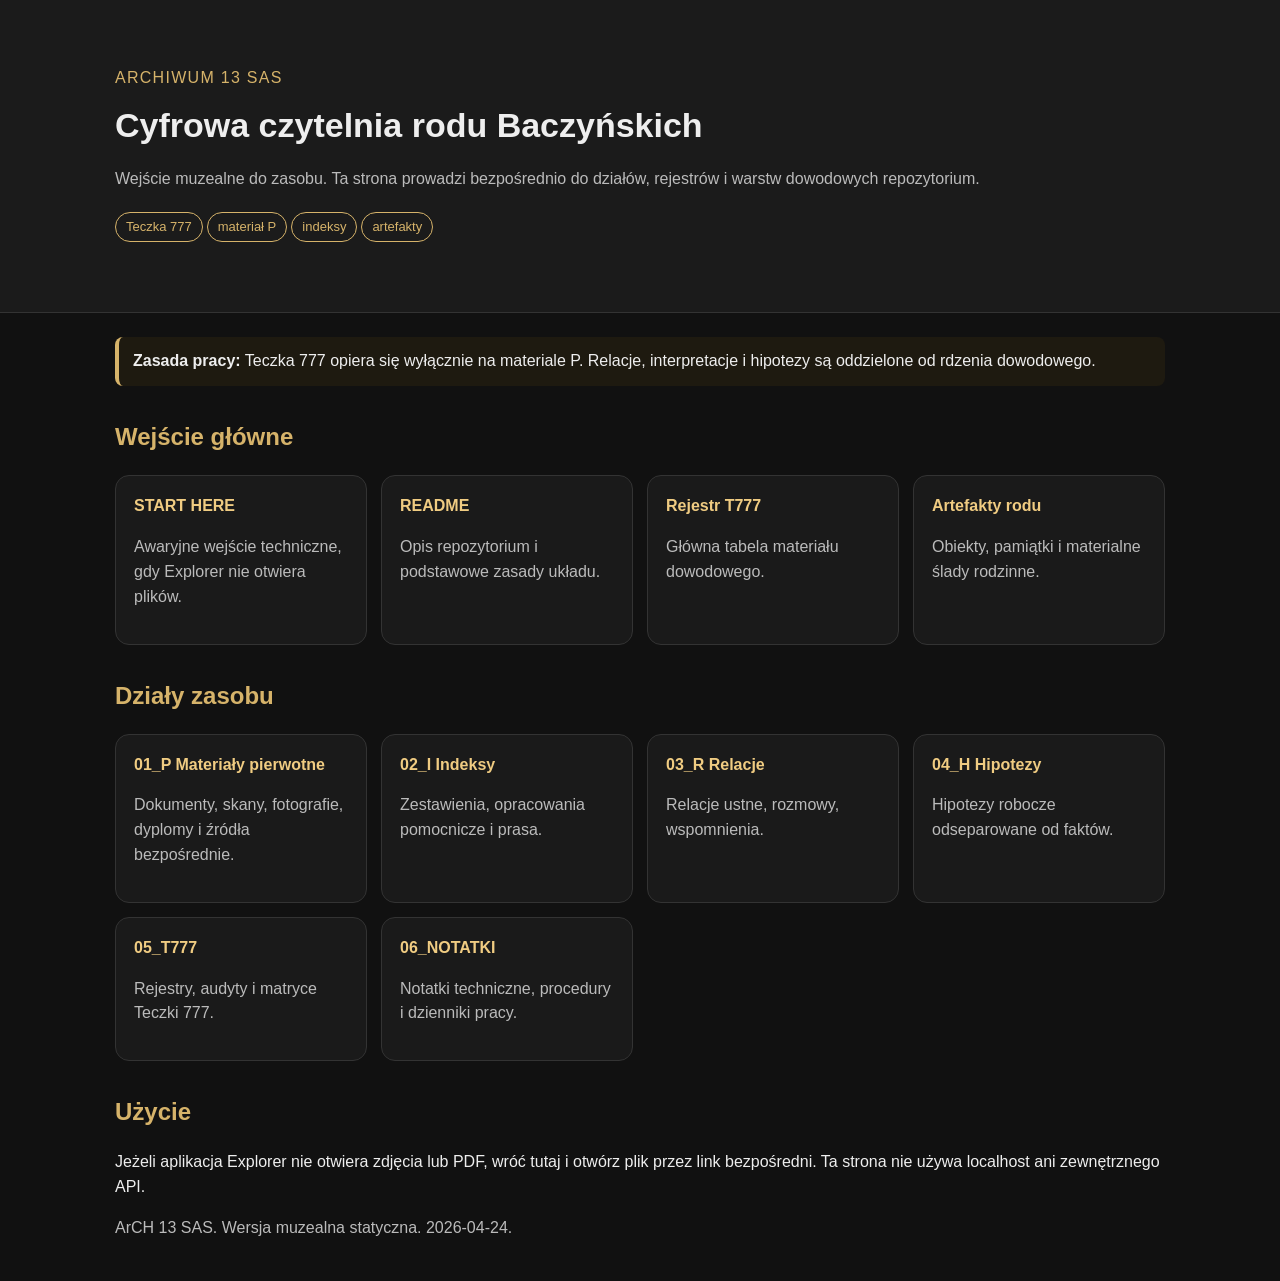
<file: MUZEUM_ARCH13.html>
<!doctype html>
<html lang="pl">
<head>
<meta charset="utf-8">
<meta name="viewport" content="width=device-width, initial-scale=1">
<title>ArCH 13 SAS</title>
<style>
body{margin:0;font-family:Arial,sans-serif;background:#111;color:#eee;line-height:1.55}main{max-width:1050px;margin:auto;padding:24px}.hero{padding:42px 24px;background:#1b1b1b;border-bottom:1px solid #333}.kicker{color:#d6b36a;letter-spacing:.08em}.grid{display:grid;grid-template-columns:repeat(auto-fit,minmax(230px,1fr));gap:14px}.card{background:#1a1a1a;border:1px solid #333;border-radius:14px;padding:18px}a{color:#f0cc82;text-decoration:none;font-weight:bold}a:hover{text-decoration:underline}.muted{color:#bbb}.pill{display:inline-block;border:1px solid #d6b36a;color:#d6b36a;border-radius:20px;padding:4px 10px;margin:4px 4px 4px 0;font-size:13px}.warn{border-left:4px solid #d6b36a;background:#1e1a10;padding:12px 14px;border-radius:8px}h1{font-size:34px;margin:8px 0}h2{color:#d6b36a;margin-top:32px}</style>
</head>
<body>
<div class="hero"><main><div class="kicker">ARCHIWUM 13 SAS</div><h1>Cyfrowa czytelnia rodu Baczyńskich</h1><p class="muted">Wejście muzealne do zasobu. Ta strona prowadzi bezpośrednio do działów, rejestrów i warstw dowodowych repozytorium.</p><span class="pill">Teczka 777</span><span class="pill">materiał P</span><span class="pill">indeksy</span><span class="pill">artefakty</span></main></div>
<main>
<div class="warn"><b>Zasada pracy:</b> Teczka 777 opiera się wyłącznie na materiale P. Relacje, interpretacje i hipotezy są oddzielone od rdzenia dowodowego.</div>
<h2>Wejście główne</h2>
<div class="grid">
<div class="card"><a href="START_HERE.md">START HERE</a><p class="muted">Awaryjne wejście techniczne, gdy Explorer nie otwiera plików.</p></div>
<div class="card"><a href="README.md">README</a><p class="muted">Opis repozytorium i podstawowe zasady układu.</p></div>
<div class="card"><a href="05_T777/rejestr_t777.csv">Rejestr T777</a><p class="muted">Główna tabela materiału dowodowego.</p></div>
<div class="card"><a href="06_NOTATKI/ARTEFAKTY_RODU.csv">Artefakty rodu</a><p class="muted">Obiekty, pamiątki i materialne ślady rodzinne.</p></div>
</div>
<h2>Działy zasobu</h2>
<div class="grid">
<div class="card"><a href="01_P/">01_P Materiały pierwotne</a><p class="muted">Dokumenty, skany, fotografie, dyplomy i źródła bezpośrednie.</p></div>
<div class="card"><a href="02_I/">02_I Indeksy</a><p class="muted">Zestawienia, opracowania pomocnicze i prasa.</p></div>
<div class="card"><a href="03_R/">03_R Relacje</a><p class="muted">Relacje ustne, rozmowy, wspomnienia.</p></div>
<div class="card"><a href="04_H/">04_H Hipotezy</a><p class="muted">Hipotezy robocze odseparowane od faktów.</p></div>
<div class="card"><a href="05_T777/">05_T777</a><p class="muted">Rejestry, audyty i matryce Teczki 777.</p></div>
<div class="card"><a href="06_NOTATKI/">06_NOTATKI</a><p class="muted">Notatki techniczne, procedury i dzienniki pracy.</p></div>
</div>
<h2>Użycie</h2>
<p>Jeżeli aplikacja Explorer nie otwiera zdjęcia lub PDF, wróć tutaj i otwórz plik przez link bezpośredni. Ta strona nie używa localhost ani zewnętrznego API.</p>
<p class="muted">ArCH 13 SAS. Wersja muzealna statyczna. 2026-04-24.</p>
</main>
</body>
</html>
</file>
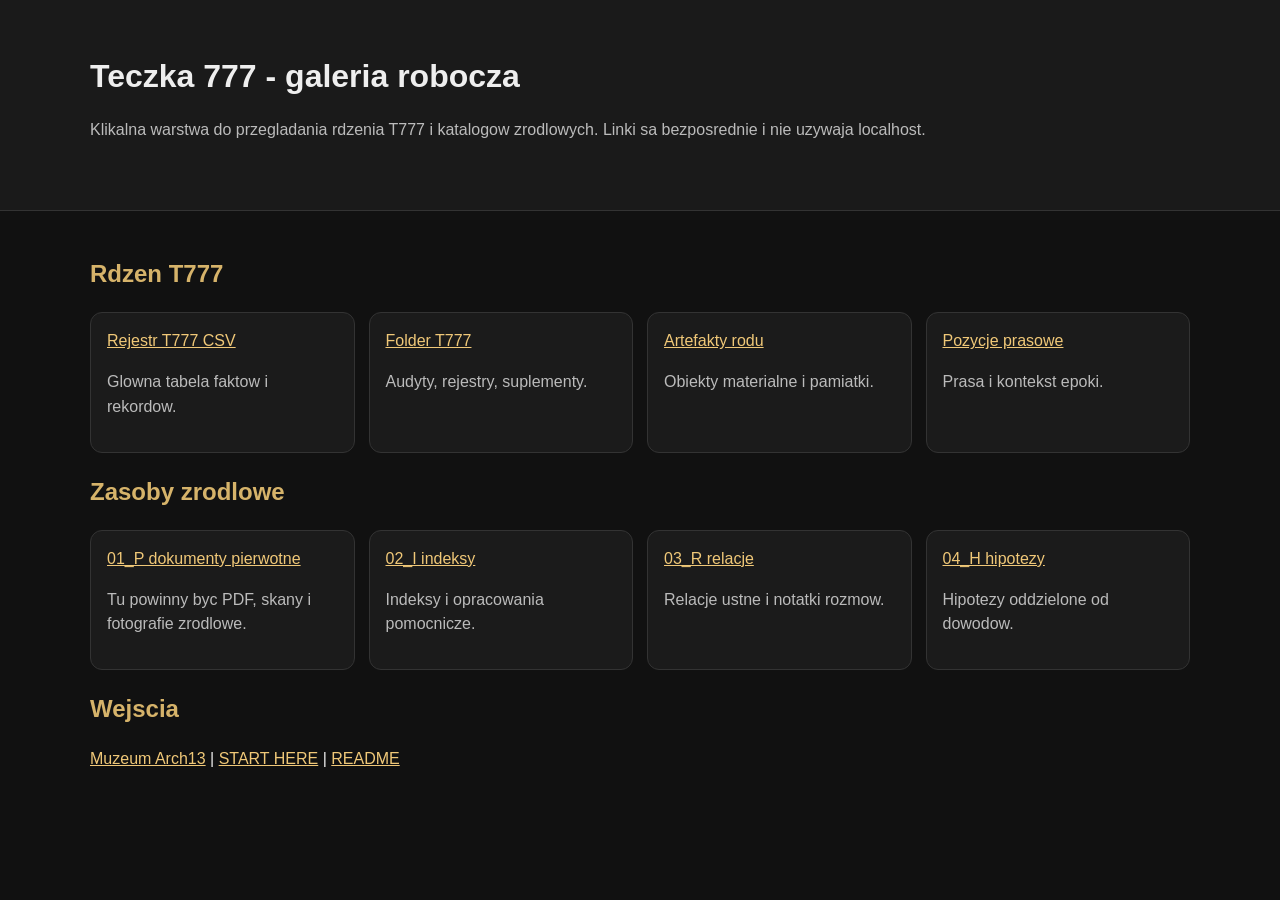
<file: T777_GALERIA.html>
<!doctype html>
<html lang="pl">
<head><meta charset="utf-8"><meta name="viewport" content="width=device-width,initial-scale=1"><title>T777 Galeria</title><style>body{font-family:Arial,sans-serif;background:#111;color:#eee;margin:0;line-height:1.55}main{max-width:1100px;margin:auto;padding:24px}a{color:#f0c878}.grid{display:grid;grid-template-columns:repeat(auto-fit,minmax(240px,1fr));gap:14px}.card{border:1px solid #333;background:#1b1b1b;border-radius:12px;padding:16px}.muted{color:#bbb}.top{background:#1a1a1a;border-bottom:1px solid #333;padding:28px 24px}h1{margin:0}h2{color:#d6b36a}</style></head>
<body><div class="top"><main><h1>Teczka 777 - galeria robocza</h1><p class="muted">Klikalna warstwa do przegladania rdzenia T777 i katalogow zrodlowych. Linki sa bezposrednie i nie uzywaja localhost.</p></main></div><main>
<h2>Rdzen T777</h2><div class="grid"><div class="card"><a href="05_T777/rejestr_t777.csv">Rejestr T777 CSV</a><p class="muted">Glowna tabela faktow i rekordow.</p></div><div class="card"><a href="05_T777/">Folder T777</a><p class="muted">Audyty, rejestry, suplementy.</p></div><div class="card"><a href="06_NOTATKI/ARTEFAKTY_RODU.csv">Artefakty rodu</a><p class="muted">Obiekty materialne i pamiatki.</p></div><div class="card"><a href="02_I/pozycje_prasowe.csv">Pozycje prasowe</a><p class="muted">Prasa i kontekst epoki.</p></div></div>
<h2>Zasoby zrodlowe</h2><div class="grid"><div class="card"><a href="01_P/">01_P dokumenty pierwotne</a><p class="muted">Tu powinny byc PDF, skany i fotografie zrodlowe.</p></div><div class="card"><a href="02_I/">02_I indeksy</a><p class="muted">Indeksy i opracowania pomocnicze.</p></div><div class="card"><a href="03_R/">03_R relacje</a><p class="muted">Relacje ustne i notatki rozmow.</p></div><div class="card"><a href="04_H/">04_H hipotezy</a><p class="muted">Hipotezy oddzielone od dowodow.</p></div></div>
<h2>Wejscia</h2><p><a href="MUZEUM_ARCH13.html">Muzeum Arch13</a> | <a href="START_HERE.md">START HERE</a> | <a href="README.md">README</a></p>
</main></body></html>
</file>
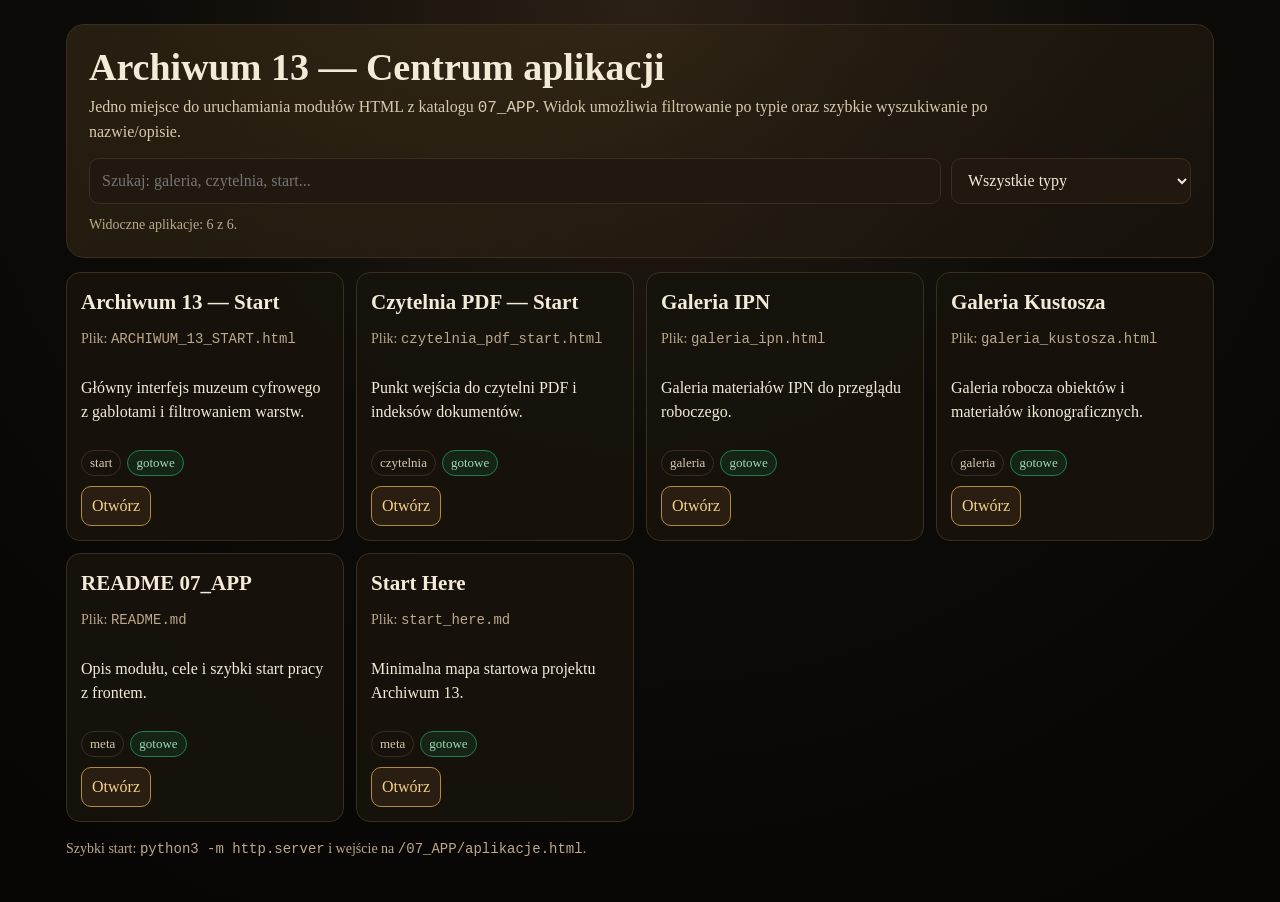
<file: 07_APP/aplikacje.html>
<!doctype html>
<html lang="pl">
<head>
  <meta charset="utf-8">
  <meta name="viewport" content="width=device-width, initial-scale=1">
  <title>Archiwum 13 – Centrum aplikacji</title>
  <meta name="description" content="Centrum uruchamiania aplikacji HTML dla modułu 07_APP Archiwum 13.">
  <style>
    :root {
      --bg: #0d0b08;
      --paper: #f3ead8;
      --ink: #241b12;
      --muted: #bca98a;
      --gold: #b28a3d;
      --line: #3b2d1f;
      --panel: #17120c;
      --ok: #0f6f3f;
      --warn: #8c5f12;
    }
    * { box-sizing: border-box; }
    body {
      margin: 0;
      background: radial-gradient(circle at top, #2b2015 0, #0d0b08 45%, #060504 100%);
      color: var(--paper);
      font: 16px/1.5 Georgia, "Times New Roman", serif;
    }
    a { color: #f0c56e; }
    .wrap { max-width: 1180px; margin: 0 auto; padding: 24px 16px 32px; }
    .head {
      border: 1px solid var(--line);
      border-radius: 18px;
      background: linear-gradient(145deg, rgba(178, 138, 61, .16), rgba(23, 18, 12, .96));
      padding: 22px;
    }
    .head h1 { margin: 0 0 6px; font-size: 38px; line-height: 1.1; }
    .head p { margin: 0; color: #d8c9ae; max-width: 900px; }
    .toolbar {
      margin-top: 14px;
      display: grid;
      grid-template-columns: 1fr 240px;
      gap: 10px;
    }
    .toolbar input,
    .toolbar select {
      width: 100%;
      border: 1px solid var(--line);
      border-radius: 10px;
      background: #21180f;
      color: var(--paper);
      padding: 10px 12px;
      font: inherit;
    }
    .summary {
      margin-top: 10px;
      color: var(--muted);
      font-size: 14px;
    }
    .grid {
      margin-top: 14px;
      display: grid;
      grid-template-columns: repeat(auto-fill, minmax(270px, 1fr));
      gap: 12px;
    }
    .card {
      border: 1px solid var(--line);
      border-radius: 14px;
      background: rgba(23, 18, 12, .95);
      padding: 14px;
      display: flex;
      flex-direction: column;
      gap: 10px;
    }
    .card h2 { margin: 0; font-size: 21px; }
    .meta { color: var(--muted); font-size: 14px; }
    .tags { display: flex; flex-wrap: wrap; gap: 6px; }
    .tag {
      border: 1px solid var(--line);
      border-radius: 999px;
      padding: 2px 8px;
      font-size: 13px;
      color: #d8c9ae;
    }
    .status-ok { border-color: #1f7f4d; color: #9fdbb5; background: rgba(15, 111, 63, .20); }
    .status-warn { border-color: #9a6a15; color: #ffd79a; background: rgba(140, 95, 18, .20); }
    .actions { margin-top: auto; display: flex; gap: 8px; flex-wrap: wrap; }
    .btn {
      text-decoration: none;
      border: 1px solid var(--gold);
      border-radius: 10px;
      padding: 7px 10px;
      background: #2a1e12;
      color: #f3d18a;
    }
    .btn:hover { filter: brightness(1.08); }
    .empty {
      border: 1px dashed var(--line);
      border-radius: 12px;
      padding: 16px;
      color: var(--muted);
    }
    .footer { margin-top: 16px; color: var(--muted); font-size: 14px; }
    @media (max-width: 760px) {
      .head h1 { font-size: 30px; }
      .toolbar { grid-template-columns: 1fr; }
    }
  </style>
</head>
<body>
  <div class="wrap">
    <header class="head">
      <h1>Archiwum 13 — Centrum aplikacji</h1>
      <p>Jedno miejsce do uruchamiania modułów HTML z katalogu <code>07_APP</code>. Widok umożliwia filtrowanie po typie oraz szybkie wyszukiwanie po nazwie/opisie.</p>
      <div class="toolbar">
        <input id="query" type="search" placeholder="Szukaj: galeria, czytelnia, start..." aria-label="Szukaj aplikacji">
        <select id="type" aria-label="Filtr typu aplikacji">
          <option value="all">Wszystkie typy</option>
          <option value="start">Start</option>
          <option value="czytelnia">Czytelnia</option>
          <option value="galeria">Galeria</option>
          <option value="meta">Meta/nawigacja</option>
        </select>
      </div>
      <div class="summary" id="summary"></div>
    </header>

    <main class="grid" id="apps"></main>

    <p class="footer">Szybki start: <code>python3 -m http.server</code> i wejście na <code>/07_APP/aplikacje.html</code>.</p>
  </div>

  <script>
    const apps = [
      {
        name: "Archiwum 13 — Start",
        file: "ARCHIWUM_13_START.html",
        type: "start",
        status: "ok",
        desc: "Główny interfejs muzeum cyfrowego z gablotami i filtrowaniem warstw.",
      },
      {
        name: "Czytelnia PDF — Start",
        file: "czytelnia_pdf_start.html",
        type: "czytelnia",
        status: "ok",
        desc: "Punkt wejścia do czytelni PDF i indeksów dokumentów.",
      },
      {
        name: "Galeria IPN",
        file: "galeria_ipn.html",
        type: "galeria",
        status: "ok",
        desc: "Galeria materiałów IPN do przeglądu roboczego.",
      },
      {
        name: "Galeria Kustosza",
        file: "galeria_kustosza.html",
        type: "galeria",
        status: "ok",
        desc: "Galeria robocza obiektów i materiałów ikonograficznych.",
      },
      {
        name: "README 07_APP",
        file: "README.md",
        type: "meta",
        status: "ok",
        desc: "Opis modułu, cele i szybki start pracy z frontem.",
      },
      {
        name: "Start Here",
        file: "start_here.md",
        type: "meta",
        status: "ok",
        desc: "Minimalna mapa startowa projektu Archiwum 13.",
      },
    ];

    const list = document.getElementById("apps");
    const queryEl = document.getElementById("query");
    const typeEl = document.getElementById("type");
    const summaryEl = document.getElementById("summary");

    function filtered() {
      const q = queryEl.value.trim().toLowerCase();
      const t = typeEl.value;
      return apps.filter((app) => {
        const typeMatch = t === "all" || app.type === t;
        const text = [app.name, app.file, app.desc, app.type].join(" ").toLowerCase();
        const queryMatch = !q || text.includes(q);
        return typeMatch && queryMatch;
      });
    }

    function render() {
      const data = filtered();
      summaryEl.textContent = `Widoczne aplikacje: ${data.length} z ${apps.length}.`;

      if (!data.length) {
        list.innerHTML = '<section class="empty">Brak wyników. Zmień filtr lub frazę wyszukiwania.</section>';
        return;
      }

      list.innerHTML = data.map((app) => {
        const statusClass = app.status === "ok" ? "status-ok" : "status-warn";
        const statusLabel = app.status === "ok" ? "gotowe" : "wymaga uwagi";
        return `
          <article class="card">
            <h2>${app.name}</h2>
            <div class="meta">Plik: <code>${app.file}</code></div>
            <p>${app.desc}</p>
            <div class="tags">
              <span class="tag">${app.type}</span>
              <span class="tag ${statusClass}">${statusLabel}</span>
            </div>
            <div class="actions">
              <a class="btn" href="${app.file}">Otwórz</a>
            </div>
          </article>
        `;
      }).join("");
    }

    queryEl.addEventListener("input", render);
    typeEl.addEventListener("change", render);
    render();
  </script>
</body>
</html>
</file>
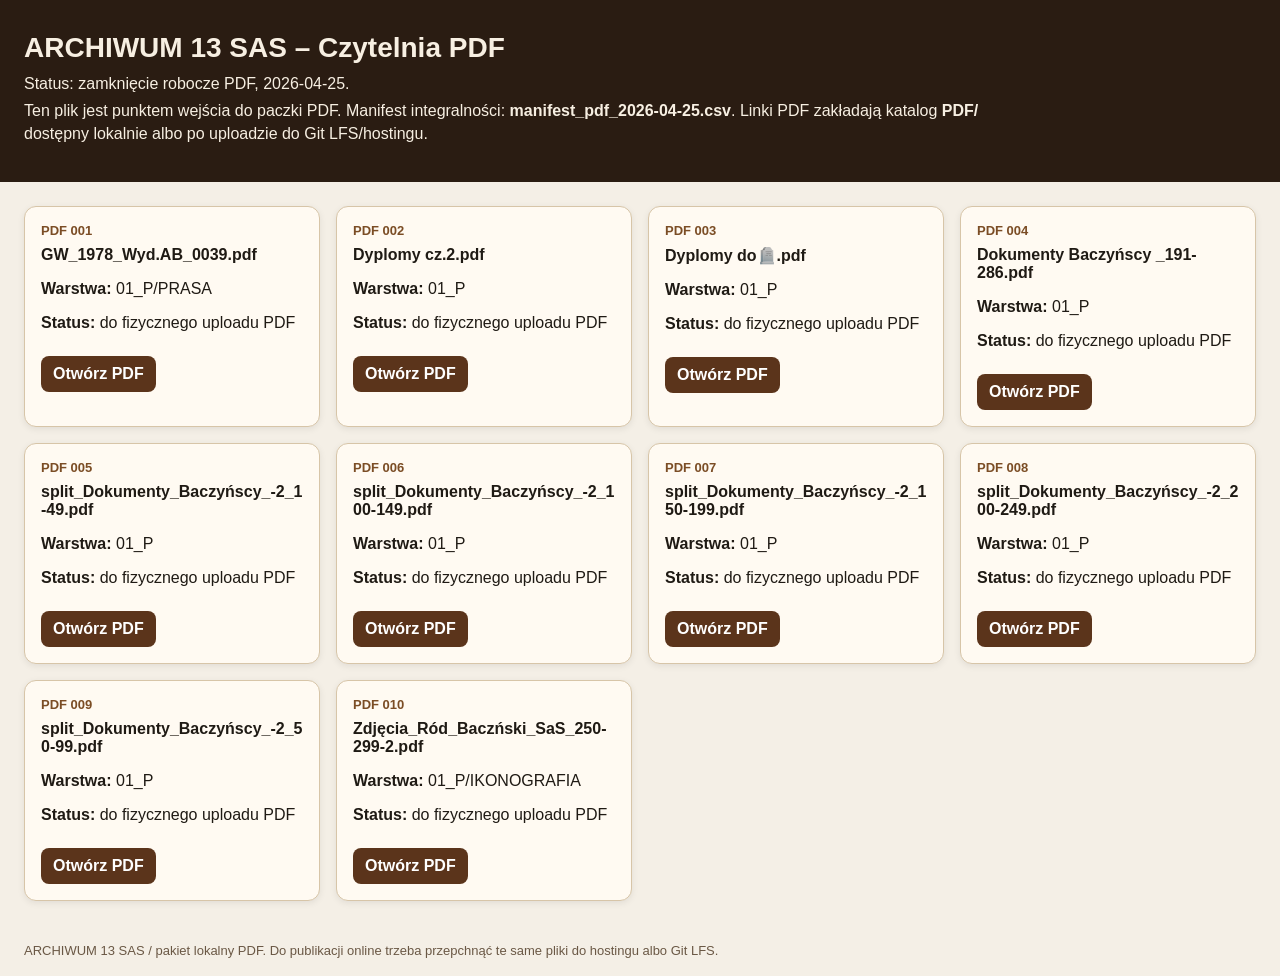
<file: 07_APP/ARCHIWUM_13_PDF_START.html>
<!doctype html>
<html lang="pl">
<head>
<meta charset="utf-8">
<meta name="viewport" content="width=device-width, initial-scale=1">
<title>ARCHIWUM 13 SAS – Czytelnia PDF</title>
<style>
body { margin:0; font-family:Arial,sans-serif; background:#f4efe6; color:#1f1a14; }
header { padding:32px 24px; background:#2a1c12; color:#f7efe2; }
header h1 { margin:0 0 8px 0; font-size:28px; }
header p { margin:4px 0; max-width:980px; line-height:1.45; }
main { padding:24px; }
.grid { display:grid; grid-template-columns:repeat(auto-fit,minmax(280px,1fr)); gap:16px; }
.card { background:#fffaf2; border:1px solid #d7c5a8; border-radius:12px; padding:16px; box-shadow:0 2px 7px rgba(0,0,0,.08); }
.card h3 { font-size:16px; margin:8px 0 10px 0; word-break:break-word; }
.lp { color:#7b4d25; font-weight:bold; font-size:13px; }
.btn { display:inline-block; margin-top:8px; padding:9px 12px; border-radius:8px; background:#5b341b; color:white; text-decoration:none; font-weight:bold; }
footer { padding:18px 24px; color:#6a5845; font-size:13px; }
</style>
</head>
<body>
<header>
  <h1>ARCHIWUM 13 SAS – Czytelnia PDF</h1>
  <p>Status: zamknięcie robocze PDF, 2026-04-25.</p>
  <p>Ten plik jest punktem wejścia do paczki PDF. Manifest integralności: <b>manifest_pdf_2026-04-25.csv</b>. Linki PDF zakładają katalog <b>PDF/</b> dostępny lokalnie albo po uploadzie do Git LFS/hostingu.</p>
</header>
<main><section class="grid">
    <article class="card">
      <div class="lp">PDF 001</div>
      <h3>GW_1978_Wyd.AB_0039.pdf</h3>
      <p><b>Warstwa:</b> 01_P/PRASA</p>
      <p><b>Status:</b> do fizycznego uploadu PDF</p>
      <a class="btn" href="PDF/GW_1978_Wyd.AB_0039.pdf" target="_blank">Otwórz PDF</a>
    </article>
    <article class="card">
      <div class="lp">PDF 002</div>
      <h3>Dyplomy cz.2.pdf</h3>
      <p><b>Warstwa:</b> 01_P</p>
      <p><b>Status:</b> do fizycznego uploadu PDF</p>
      <a class="btn" href="PDF/Dyplomy cz.2.pdf" target="_blank">Otwórz PDF</a>
    </article>
    <article class="card">
      <div class="lp">PDF 003</div>
      <h3>Dyplomy do🪦.pdf</h3>
      <p><b>Warstwa:</b> 01_P</p>
      <p><b>Status:</b> do fizycznego uploadu PDF</p>
      <a class="btn" href="PDF/Dyplomy do🪦.pdf" target="_blank">Otwórz PDF</a>
    </article>
    <article class="card">
      <div class="lp">PDF 004</div>
      <h3>Dokumenty Baczyńscy _191-286.pdf</h3>
      <p><b>Warstwa:</b> 01_P</p>
      <p><b>Status:</b> do fizycznego uploadu PDF</p>
      <a class="btn" href="PDF/Dokumenty Baczyńscy _191-286.pdf" target="_blank">Otwórz PDF</a>
    </article>
    <article class="card">
      <div class="lp">PDF 005</div>
      <h3>split_Dokumenty_Baczyńscy_-2_1-49.pdf</h3>
      <p><b>Warstwa:</b> 01_P</p>
      <p><b>Status:</b> do fizycznego uploadu PDF</p>
      <a class="btn" href="PDF/split_Dokumenty_Baczyńscy_-2_1-49.pdf" target="_blank">Otwórz PDF</a>
    </article>
    <article class="card">
      <div class="lp">PDF 006</div>
      <h3>split_Dokumenty_Baczyńscy_-2_100-149.pdf</h3>
      <p><b>Warstwa:</b> 01_P</p>
      <p><b>Status:</b> do fizycznego uploadu PDF</p>
      <a class="btn" href="PDF/split_Dokumenty_Baczyńscy_-2_100-149.pdf" target="_blank">Otwórz PDF</a>
    </article>
    <article class="card">
      <div class="lp">PDF 007</div>
      <h3>split_Dokumenty_Baczyńscy_-2_150-199.pdf</h3>
      <p><b>Warstwa:</b> 01_P</p>
      <p><b>Status:</b> do fizycznego uploadu PDF</p>
      <a class="btn" href="PDF/split_Dokumenty_Baczyńscy_-2_150-199.pdf" target="_blank">Otwórz PDF</a>
    </article>
    <article class="card">
      <div class="lp">PDF 008</div>
      <h3>split_Dokumenty_Baczyńscy_-2_200-249.pdf</h3>
      <p><b>Warstwa:</b> 01_P</p>
      <p><b>Status:</b> do fizycznego uploadu PDF</p>
      <a class="btn" href="PDF/split_Dokumenty_Baczyńscy_-2_200-249.pdf" target="_blank">Otwórz PDF</a>
    </article>
    <article class="card">
      <div class="lp">PDF 009</div>
      <h3>split_Dokumenty_Baczyńscy_-2_50-99.pdf</h3>
      <p><b>Warstwa:</b> 01_P</p>
      <p><b>Status:</b> do fizycznego uploadu PDF</p>
      <a class="btn" href="PDF/split_Dokumenty_Baczyńscy_-2_50-99.pdf" target="_blank">Otwórz PDF</a>
    </article>
    <article class="card">
      <div class="lp">PDF 010</div>
      <h3>Zdjęcia_Ród_Baczński_SaS_250-299-2.pdf</h3>
      <p><b>Warstwa:</b> 01_P/IKONOGRAFIA</p>
      <p><b>Status:</b> do fizycznego uploadu PDF</p>
      <a class="btn" href="PDF/Zdjęcia_Ród_Baczński_SaS_250-299-2.pdf" target="_blank">Otwórz PDF</a>
    </article>
  </section></main>
<footer>ARCHIWUM 13 SAS / pakiet lokalny PDF. Do publikacji online trzeba przepchnąć te same pliki do hostingu albo Git LFS.</footer>
</body>
</html>
</file>
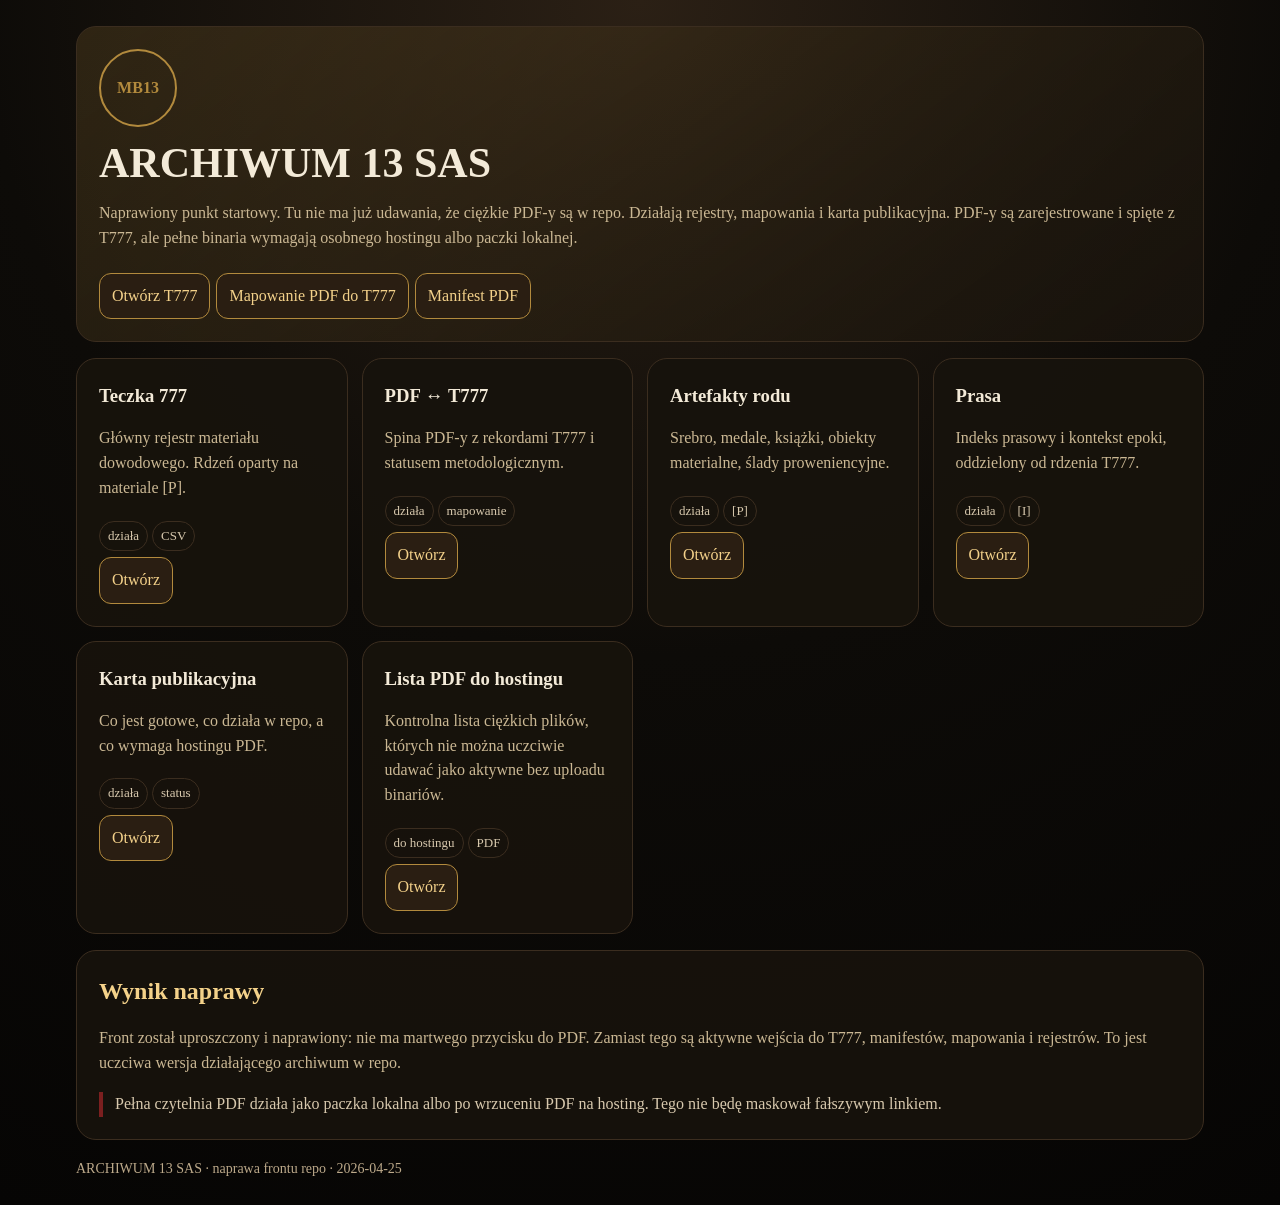
<file: 07_APP/ARCHIWUM_13_START.html>
<!doctype html>
<html lang="pl">
<head>
<meta charset="utf-8">
<meta name="viewport" content="width=device-width, initial-scale=1">
<title>ARCHIWUM 13 SAS — START NAPRAWIONY</title>
<style>
:root{--bg:#0d0b08;--panel:#17120c;--paper:#f3ead8;--muted:#cbb894;--gold:#b28a3d;--line:#3b2d1f;--red:#7b1f1f}*{box-sizing:border-box}body{margin:0;background:radial-gradient(circle at top,#2b2015 0,#0d0b08 48%,#060504 100%);color:var(--paper);font:16px/1.55 Georgia,serif}.wrap{max-width:1180px;margin:0 auto;padding:26px}.cover,.card,.box{border:1px solid var(--line);border-radius:20px;background:rgba(23,18,12,.95);padding:22px}.cover{background:linear-gradient(145deg,rgba(178,138,61,.18),rgba(23,18,12,.96))}.seal{width:78px;height:78px;border:2px solid var(--gold);border-radius:50%;display:grid;place-items:center;color:var(--gold);font-weight:700;margin-bottom:14px}h1{font-size:42px;line-height:1.05;margin:0 0 8px}h2{color:#f4d28a;margin:0 0 12px}p{color:var(--muted)}a{color:#f3d18a;text-decoration:none}.grid{display:grid;grid-template-columns:repeat(auto-fit,minmax(260px,1fr));gap:14px;margin-top:16px}.card h3{margin:0 0 6px}.tag{display:inline-block;border:1px solid var(--line);border-radius:999px;padding:4px 8px;margin:4px 4px 0 0;color:#d8c9ae;font-size:13px}.btn{display:inline-block;border:1px solid var(--gold);border-radius:12px;padding:10px 12px;background:#2a1e12;color:#f3d18a;margin:6px 6px 0 0}.note{border-left:4px solid var(--red);padding-left:12px;margin-top:14px;color:#d8c9ae}.footer{margin-top:18px;color:#bca98a;font-size:14px}
</style>
</head>
<body><div class="wrap">
<section class="cover"><div class="seal">MB13</div><h1>ARCHIWUM 13 SAS</h1><p>Naprawiony punkt startowy. Tu nie ma już udawania, że ciężkie PDF-y są w repo. Działają rejestry, mapowania i karta publikacyjna. PDF-y są zarejestrowane i spięte z T777, ale pełne binaria wymagają osobnego hostingu albo paczki lokalnej.</p><a class="btn" href="../05_T777/rejestr_t777.csv">Otwórz T777</a><a class="btn" href="../05_T777/t777_pdf_mapowanie_publikacyjne_2026-04-25.csv">Mapowanie PDF do T777</a><a class="btn" href="../07_APP/manifest_pdf_czytelnia_2026-04-25.csv">Manifest PDF</a></section>
<div class="grid">
<article class="card"><h3>Teczka 777</h3><p>Główny rejestr materiału dowodowego. Rdzeń oparty na materiale [P].</p><span class="tag">działa</span><span class="tag">CSV</span><br><a class="btn" href="../05_T777/rejestr_t777.csv">Otwórz</a></article>
<article class="card"><h3>PDF ↔ T777</h3><p>Spina PDF-y z rekordami T777 i statusem metodologicznym.</p><span class="tag">działa</span><span class="tag">mapowanie</span><br><a class="btn" href="../05_T777/t777_pdf_mapowanie_publikacyjne_2026-04-25.csv">Otwórz</a></article>
<article class="card"><h3>Artefakty rodu</h3><p>Srebro, medale, książki, obiekty materialne, ślady proweniencyjne.</p><span class="tag">działa</span><span class="tag">[P]</span><br><a class="btn" href="../06_NOTATKI/ARTEFAKTY_RODU.csv">Otwórz</a></article>
<article class="card"><h3>Prasa</h3><p>Indeks prasowy i kontekst epoki, oddzielony od rdzenia T777.</p><span class="tag">działa</span><span class="tag">[I]</span><br><a class="btn" href="../02_I/pozycje_prasowe.csv">Otwórz</a></article>
<article class="card"><h3>Karta publikacyjna</h3><p>Co jest gotowe, co działa w repo, a co wymaga hostingu PDF.</p><span class="tag">działa</span><span class="tag">status</span><br><a class="btn" href="PUBLIKACJA_ARCHIWUM_13_2026-04-25.md">Otwórz</a></article>
<article class="card"><h3>Lista PDF do hostingu</h3><p>Kontrolna lista ciężkich plików, których nie można uczciwie udawać jako aktywne bez uploadu binariów.</p><span class="tag">do hostingu</span><span class="tag">PDF</span><br><a class="btn" href="DO_UPLOADU_PDF_2026-04-25.md">Otwórz</a></article>
</div>
<section class="box" style="margin-top:16px"><h2>Wynik naprawy</h2><p>Front został uproszczony i naprawiony: nie ma martwego przycisku do PDF. Zamiast tego są aktywne wejścia do T777, manifestów, mapowania i rejestrów. To jest uczciwa wersja działającego archiwum w repo.</p><div class="note">Pełna czytelnia PDF działa jako paczka lokalna albo po wrzuceniu PDF na hosting. Tego nie będę maskował fałszywym linkiem.</div></section>
<div class="footer">ARCHIWUM 13 SAS · naprawa frontu repo · 2026-04-25</div>
</div></body></html>
</file>
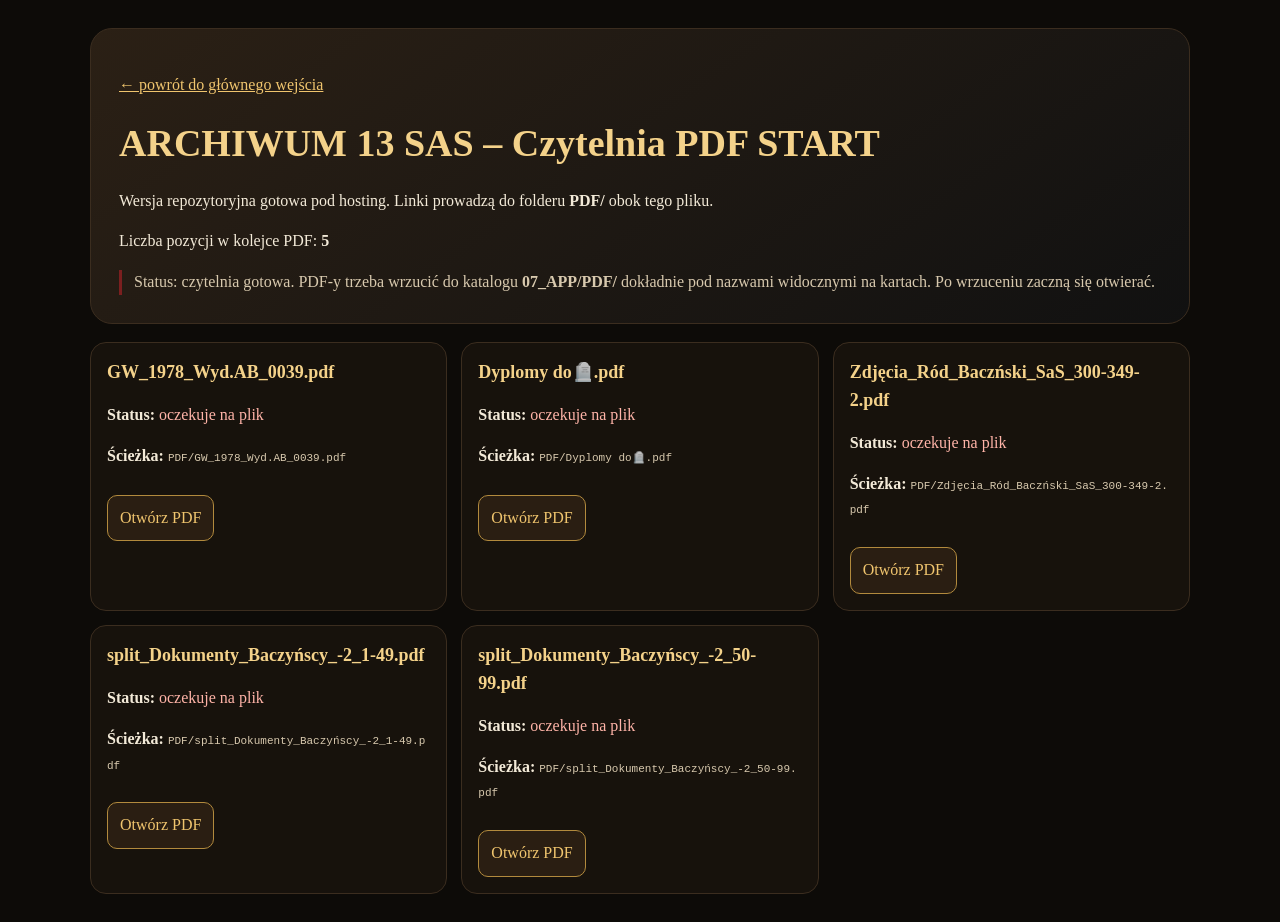
<file: 07_APP/czytelnia_pdf_start.html>
<!doctype html>
<html lang="pl">
<head>
<meta charset="utf-8">
<meta name="viewport" content="width=device-width, initial-scale=1">
<title>ARCHIWUM 13 SAS – Czytelnia PDF START</title>
<style>
body{margin:0;background:#0d0b08;color:#f3ead8;font-family:Georgia,'Times New Roman',serif;line-height:1.55}.wrap{max-width:1100px;margin:0 auto;padding:28px}.hero{border:1px solid #3b2d1f;border-radius:22px;padding:28px;background:linear-gradient(145deg,#2b2015,#111)}h1{font-size:38px;margin:0 0 8px;color:#f4d28a}.grid{display:grid;grid-template-columns:repeat(auto-fit,minmax(280px,1fr));gap:14px;margin-top:18px}.card{border:1px solid #3b2d1f;border-radius:16px;background:#17120c;padding:16px}.card h2{font-size:18px;margin:0 0 8px;color:#f4d28a;word-break:break-word}code{font-size:11px;word-break:break-all;color:#d8c9ae}.open{display:inline-block;margin-top:10px;padding:10px 12px;border:1px solid #b28a3d;border-radius:10px;color:#f0c56e;text-decoration:none;background:#2a1e12}.note{margin-top:16px;color:#d8c9ae;border-left:3px solid #7b1f1f;padding-left:12px}.missing{color:#ffb4a8}.top a{color:#f0c56e}
</style>
</head>
<body>
<div class="wrap">
<section class="hero">
<p class="top"><a href="../index.html">← powrót do głównego wejścia</a></p>
<h1>ARCHIWUM 13 SAS – Czytelnia PDF START</h1>
<p>Wersja repozytoryjna gotowa pod hosting. Linki prowadzą do folderu <strong>PDF/</strong> obok tego pliku.</p>
<p>Liczba pozycji w kolejce PDF: <strong>5</strong></p>
<div class="note">Status: czytelnia gotowa. PDF-y trzeba wrzucić do katalogu <strong>07_APP/PDF/</strong> dokładnie pod nazwami widocznymi na kartach. Po wrzuceniu zaczną się otwierać.</div>
</section>
<div class="grid">
<article class="card"><h2>GW_1978_Wyd.AB_0039.pdf</h2><p><strong>Status:</strong> <span class="missing">oczekuje na plik</span></p><p><strong>Ścieżka:</strong> <code>PDF/GW_1978_Wyd.AB_0039.pdf</code></p><a class="open" href="PDF/GW_1978_Wyd.AB_0039.pdf" target="_blank">Otwórz PDF</a></article>
<article class="card"><h2>Dyplomy do🪦.pdf</h2><p><strong>Status:</strong> <span class="missing">oczekuje na plik</span></p><p><strong>Ścieżka:</strong> <code>PDF/Dyplomy do🪦.pdf</code></p><a class="open" href="PDF/Dyplomy do🪦.pdf" target="_blank">Otwórz PDF</a></article>
<article class="card"><h2>Zdjęcia_Ród_Baczński_SaS_300-349-2.pdf</h2><p><strong>Status:</strong> <span class="missing">oczekuje na plik</span></p><p><strong>Ścieżka:</strong> <code>PDF/Zdjęcia_Ród_Baczński_SaS_300-349-2.pdf</code></p><a class="open" href="PDF/Zdjęcia_Ród_Baczński_SaS_300-349-2.pdf" target="_blank">Otwórz PDF</a></article>
<article class="card"><h2>split_Dokumenty_Baczyńscy_-2_1-49.pdf</h2><p><strong>Status:</strong> <span class="missing">oczekuje na plik</span></p><p><strong>Ścieżka:</strong> <code>PDF/split_Dokumenty_Baczyńscy_-2_1-49.pdf</code></p><a class="open" href="PDF/split_Dokumenty_Baczyńscy_-2_1-49.pdf" target="_blank">Otwórz PDF</a></article>
<article class="card"><h2>split_Dokumenty_Baczyńscy_-2_50-99.pdf</h2><p><strong>Status:</strong> <span class="missing">oczekuje na plik</span></p><p><strong>Ścieżka:</strong> <code>PDF/split_Dokumenty_Baczyńscy_-2_50-99.pdf</code></p><a class="open" href="PDF/split_Dokumenty_Baczyńscy_-2_50-99.pdf" target="_blank">Otwórz PDF</a></article>
</div></div></body></html>
</file>
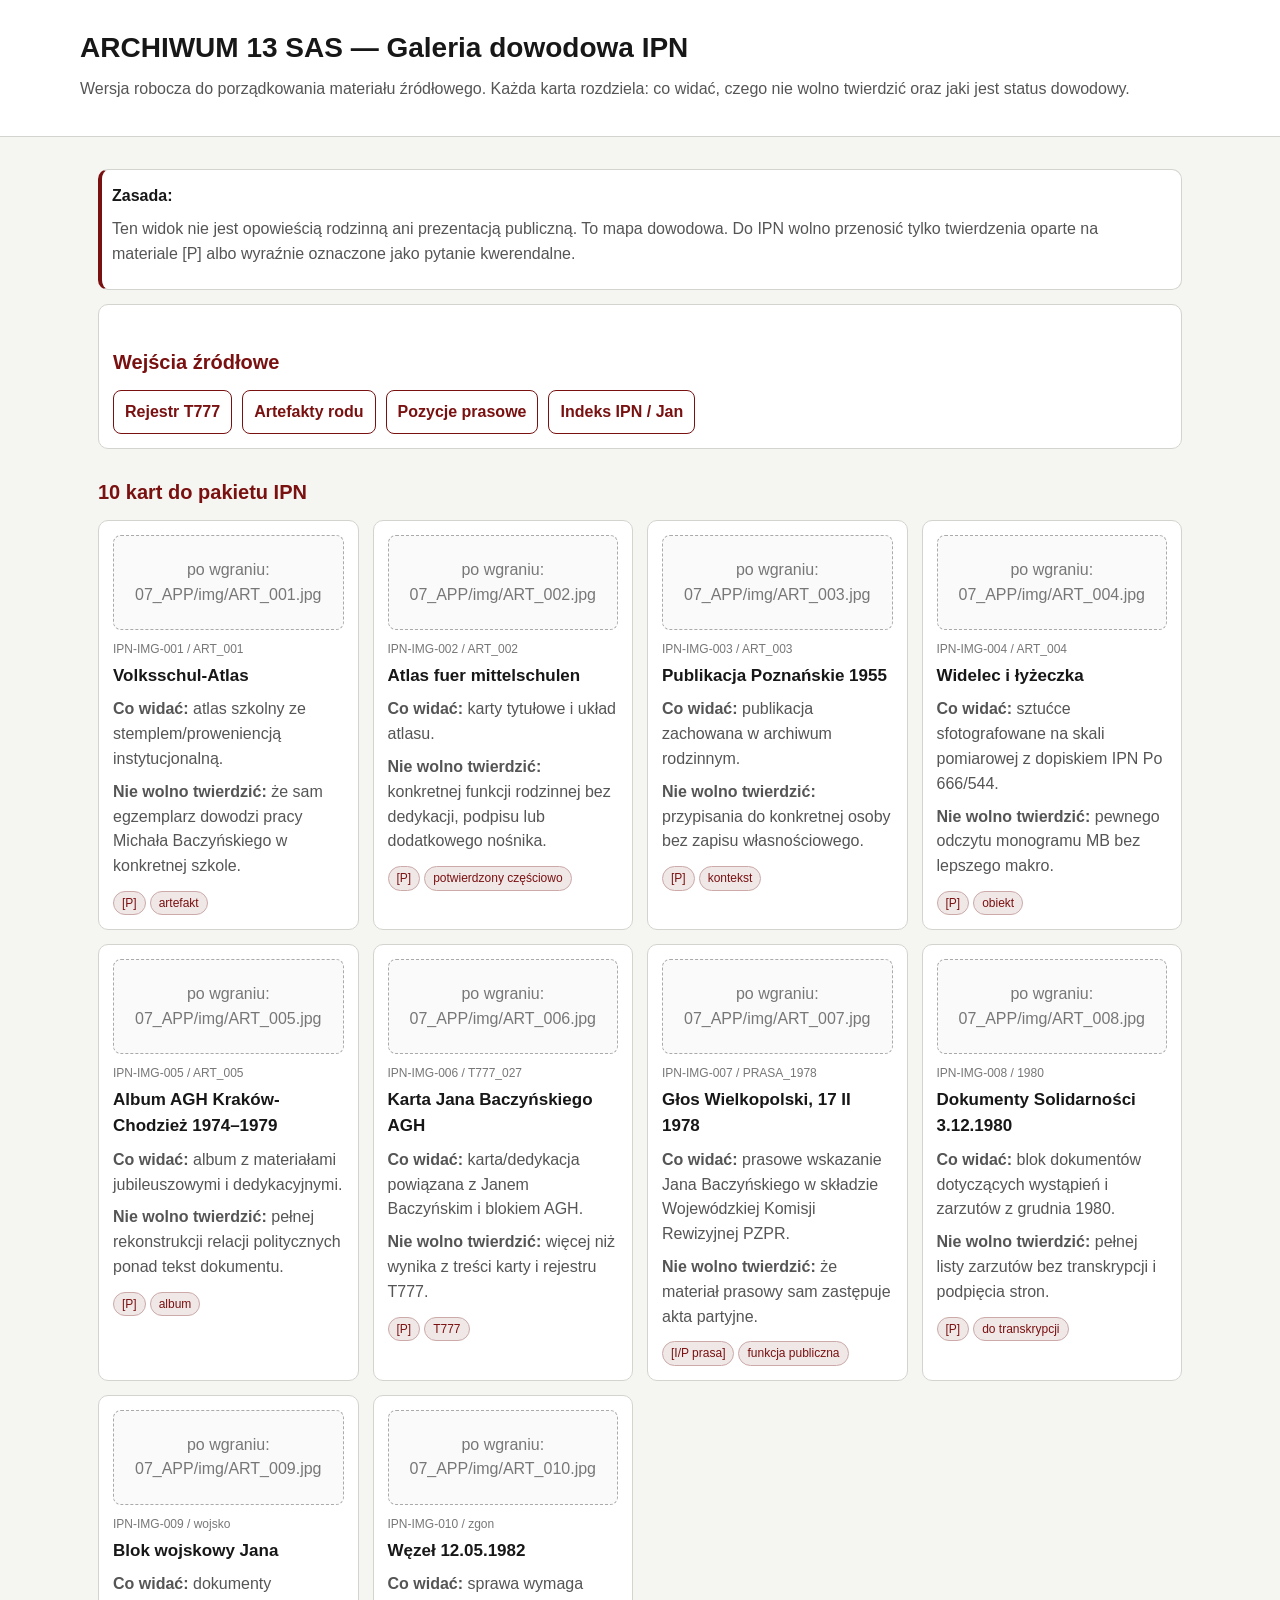
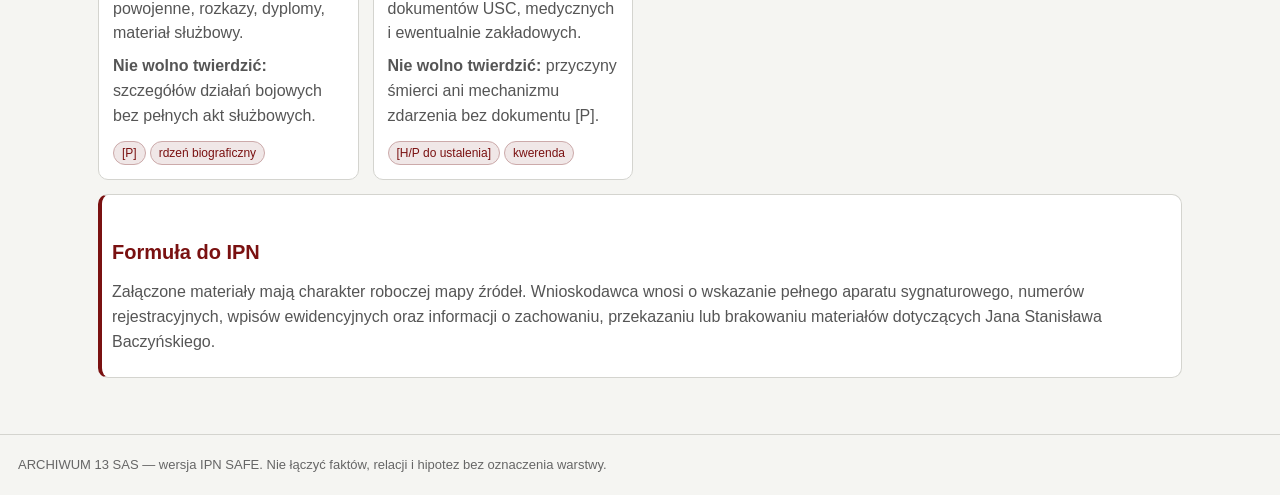
<file: 07_APP/galeria_ipn.html>
<!doctype html>
<html lang="pl">
<head>
  <meta charset="utf-8">
  <meta name="viewport" content="width=device-width, initial-scale=1">
  <title>ARCHIWUM 13 SAS — Galeria dowodowa IPN</title>
  <style>
    :root{--bg:#f5f5f2;--paper:#fff;--ink:#171717;--muted:#555;--line:#d4d4cf;--accent:#7a1111;--soft:#f0e7e7;}
    *{box-sizing:border-box} body{margin:0;font-family:Arial,Helvetica,sans-serif;background:var(--bg);color:var(--ink);line-height:1.55} header{background:#fff;border-bottom:1px solid var(--line);padding:26px 18px} main,.top{max-width:1120px;margin:0 auto} main{padding:18px} h1{margin:0 0 6px;font-size:28px} h2{font-size:20px;margin:28px 0 12px;color:var(--accent)} p{margin:8px 0;color:var(--muted)} a{color:var(--accent);font-weight:bold;text-decoration:none} a:hover{text-decoration:underline}.box{background:var(--paper);border:1px solid var(--line);border-radius:10px;padding:14px;margin:14px 0}.grid{display:grid;grid-template-columns:repeat(auto-fit,minmax(260px,1fr));gap:14px}.card{background:var(--paper);border:1px solid var(--line);border-radius:10px;padding:14px}.thumb{height:95px;border:1px dashed #aaa;border-radius:8px;display:flex;align-items:center;justify-content:center;background:#fafafa;color:#777;text-align:center;padding:8px;margin-bottom:10px}.id{font-size:12px;color:#777}.title{font-weight:bold;font-size:17px;margin:4px 0 8px}.tag{display:inline-block;background:var(--soft);border:1px solid #caa;color:var(--accent);border-radius:999px;padding:2px 8px;font-size:12px;margin:4px 4px 0 0}.warn{border-left:4px solid var(--accent);padding-left:10px}.links{display:flex;flex-wrap:wrap;gap:10px}.btn{border:1px solid var(--accent);padding:9px 11px;border-radius:8px;background:#fff} footer{padding:20px 18px;border-top:1px solid var(--line);color:#666;font-size:13px;margin-top:24px}
  </style>
</head>
<body>
<header><div class="top"><h1>ARCHIWUM 13 SAS — Galeria dowodowa IPN</h1><p>Wersja robocza do porządkowania materiału źródłowego. Każda karta rozdziela: co widać, czego nie wolno twierdzić oraz jaki jest status dowodowy.</p></div></header>
<main>
<section class="box warn"><strong>Zasada:</strong><p>Ten widok nie jest opowieścią rodzinną ani prezentacją publiczną. To mapa dowodowa. Do IPN wolno przenosić tylko twierdzenia oparte na materiale [P] albo wyraźnie oznaczone jako pytanie kwerendalne.</p></section>
<section class="box"><h2>Wejścia źródłowe</h2><div class="links"><a class="btn" href="../05_T777/rejestr_t777.csv">Rejestr T777</a><a class="btn" href="../06_NOTATKI/ARTEFAKTY_RODU.csv">Artefakty rodu</a><a class="btn" href="../02_I/pozycje_prasowe.csv">Pozycje prasowe</a><a class="btn" href="../06_NOTATKI/index_ipn_jan.md">Indeks IPN / Jan</a></div></section>
<h2>10 kart do pakietu IPN</h2>
<div class="grid">
<article class="card"><div class="thumb">po wgraniu: 07_APP/img/ART_001.jpg</div><div class="id">IPN-IMG-001 / ART_001</div><div class="title">Volksschul-Atlas</div><p><b>Co widać:</b> atlas szkolny ze stemplem/proweniencją instytucjonalną.</p><p><b>Nie wolno twierdzić:</b> że sam egzemplarz dowodzi pracy Michała Baczyńskiego w konkretnej szkole.</p><span class="tag">[P]</span><span class="tag">artefakt</span></article>
<article class="card"><div class="thumb">po wgraniu: 07_APP/img/ART_002.jpg</div><div class="id">IPN-IMG-002 / ART_002</div><div class="title">Atlas fuer mittelschulen</div><p><b>Co widać:</b> karty tytułowe i układ atlasu.</p><p><b>Nie wolno twierdzić:</b> konkretnej funkcji rodzinnej bez dedykacji, podpisu lub dodatkowego nośnika.</p><span class="tag">[P]</span><span class="tag">potwierdzony częściowo</span></article>
<article class="card"><div class="thumb">po wgraniu: 07_APP/img/ART_003.jpg</div><div class="id">IPN-IMG-003 / ART_003</div><div class="title">Publikacja Poznańskie 1955</div><p><b>Co widać:</b> publikacja zachowana w archiwum rodzinnym.</p><p><b>Nie wolno twierdzić:</b> przypisania do konkretnej osoby bez zapisu własnościowego.</p><span class="tag">[P]</span><span class="tag">kontekst</span></article>
<article class="card"><div class="thumb">po wgraniu: 07_APP/img/ART_004.jpg</div><div class="id">IPN-IMG-004 / ART_004</div><div class="title">Widelec i łyżeczka</div><p><b>Co widać:</b> sztućce sfotografowane na skali pomiarowej z dopiskiem IPN Po 666/544.</p><p><b>Nie wolno twierdzić:</b> pewnego odczytu monogramu MB bez lepszego makro.</p><span class="tag">[P]</span><span class="tag">obiekt</span></article>
<article class="card"><div class="thumb">po wgraniu: 07_APP/img/ART_005.jpg</div><div class="id">IPN-IMG-005 / ART_005</div><div class="title">Album AGH Kraków-Chodzież 1974–1979</div><p><b>Co widać:</b> album z materiałami jubileuszowymi i dedykacyjnymi.</p><p><b>Nie wolno twierdzić:</b> pełnej rekonstrukcji relacji politycznych ponad tekst dokumentu.</p><span class="tag">[P]</span><span class="tag">album</span></article>
<article class="card"><div class="thumb">po wgraniu: 07_APP/img/ART_006.jpg</div><div class="id">IPN-IMG-006 / T777_027</div><div class="title">Karta Jana Baczyńskiego AGH</div><p><b>Co widać:</b> karta/dedykacja powiązana z Janem Baczyńskim i blokiem AGH.</p><p><b>Nie wolno twierdzić:</b> więcej niż wynika z treści karty i rejestru T777.</p><span class="tag">[P]</span><span class="tag">T777</span></article>
<article class="card"><div class="thumb">po wgraniu: 07_APP/img/ART_007.jpg</div><div class="id">IPN-IMG-007 / PRASA_1978</div><div class="title">Głos Wielkopolski, 17 II 1978</div><p><b>Co widać:</b> prasowe wskazanie Jana Baczyńskiego w składzie Wojewódzkiej Komisji Rewizyjnej PZPR.</p><p><b>Nie wolno twierdzić:</b> że materiał prasowy sam zastępuje akta partyjne.</p><span class="tag">[I/P prasa]</span><span class="tag">funkcja publiczna</span></article>
<article class="card"><div class="thumb">po wgraniu: 07_APP/img/ART_008.jpg</div><div class="id">IPN-IMG-008 / 1980</div><div class="title">Dokumenty Solidarności 3.12.1980</div><p><b>Co widać:</b> blok dokumentów dotyczących wystąpień i zarzutów z grudnia 1980.</p><p><b>Nie wolno twierdzić:</b> pełnej listy zarzutów bez transkrypcji i podpięcia stron.</p><span class="tag">[P]</span><span class="tag">do transkrypcji</span></article>
<article class="card"><div class="thumb">po wgraniu: 07_APP/img/ART_009.jpg</div><div class="id">IPN-IMG-009 / wojsko</div><div class="title">Blok wojskowy Jana</div><p><b>Co widać:</b> dokumenty powojenne, rozkazy, dyplomy, materiał służbowy.</p><p><b>Nie wolno twierdzić:</b> szczegółów działań bojowych bez pełnych akt służbowych.</p><span class="tag">[P]</span><span class="tag">rdzeń biograficzny</span></article>
<article class="card"><div class="thumb">po wgraniu: 07_APP/img/ART_010.jpg</div><div class="id">IPN-IMG-010 / zgon</div><div class="title">Węzeł 12.05.1982</div><p><b>Co widać:</b> sprawa wymaga dokumentów USC, medycznych i ewentualnie zakładowych.</p><p><b>Nie wolno twierdzić:</b> przyczyny śmierci ani mechanizmu zdarzenia bez dokumentu [P].</p><span class="tag">[H/P do ustalenia]</span><span class="tag">kwerenda</span></article>
</div>
<section class="box warn"><h2>Formuła do IPN</h2><p>Załączone materiały mają charakter roboczej mapy źródeł. Wnioskodawca wnosi o wskazanie pełnego aparatu sygnaturowego, numerów rejestracyjnych, wpisów ewidencyjnych oraz informacji o zachowaniu, przekazaniu lub brakowaniu materiałów dotyczących Jana Stanisława Baczyńskiego.</p></section>
</main><footer>ARCHIWUM 13 SAS — wersja IPN SAFE. Nie łączyć faktów, relacji i hipotez bez oznaczenia warstwy.</footer>
</body>
</html>
</file>
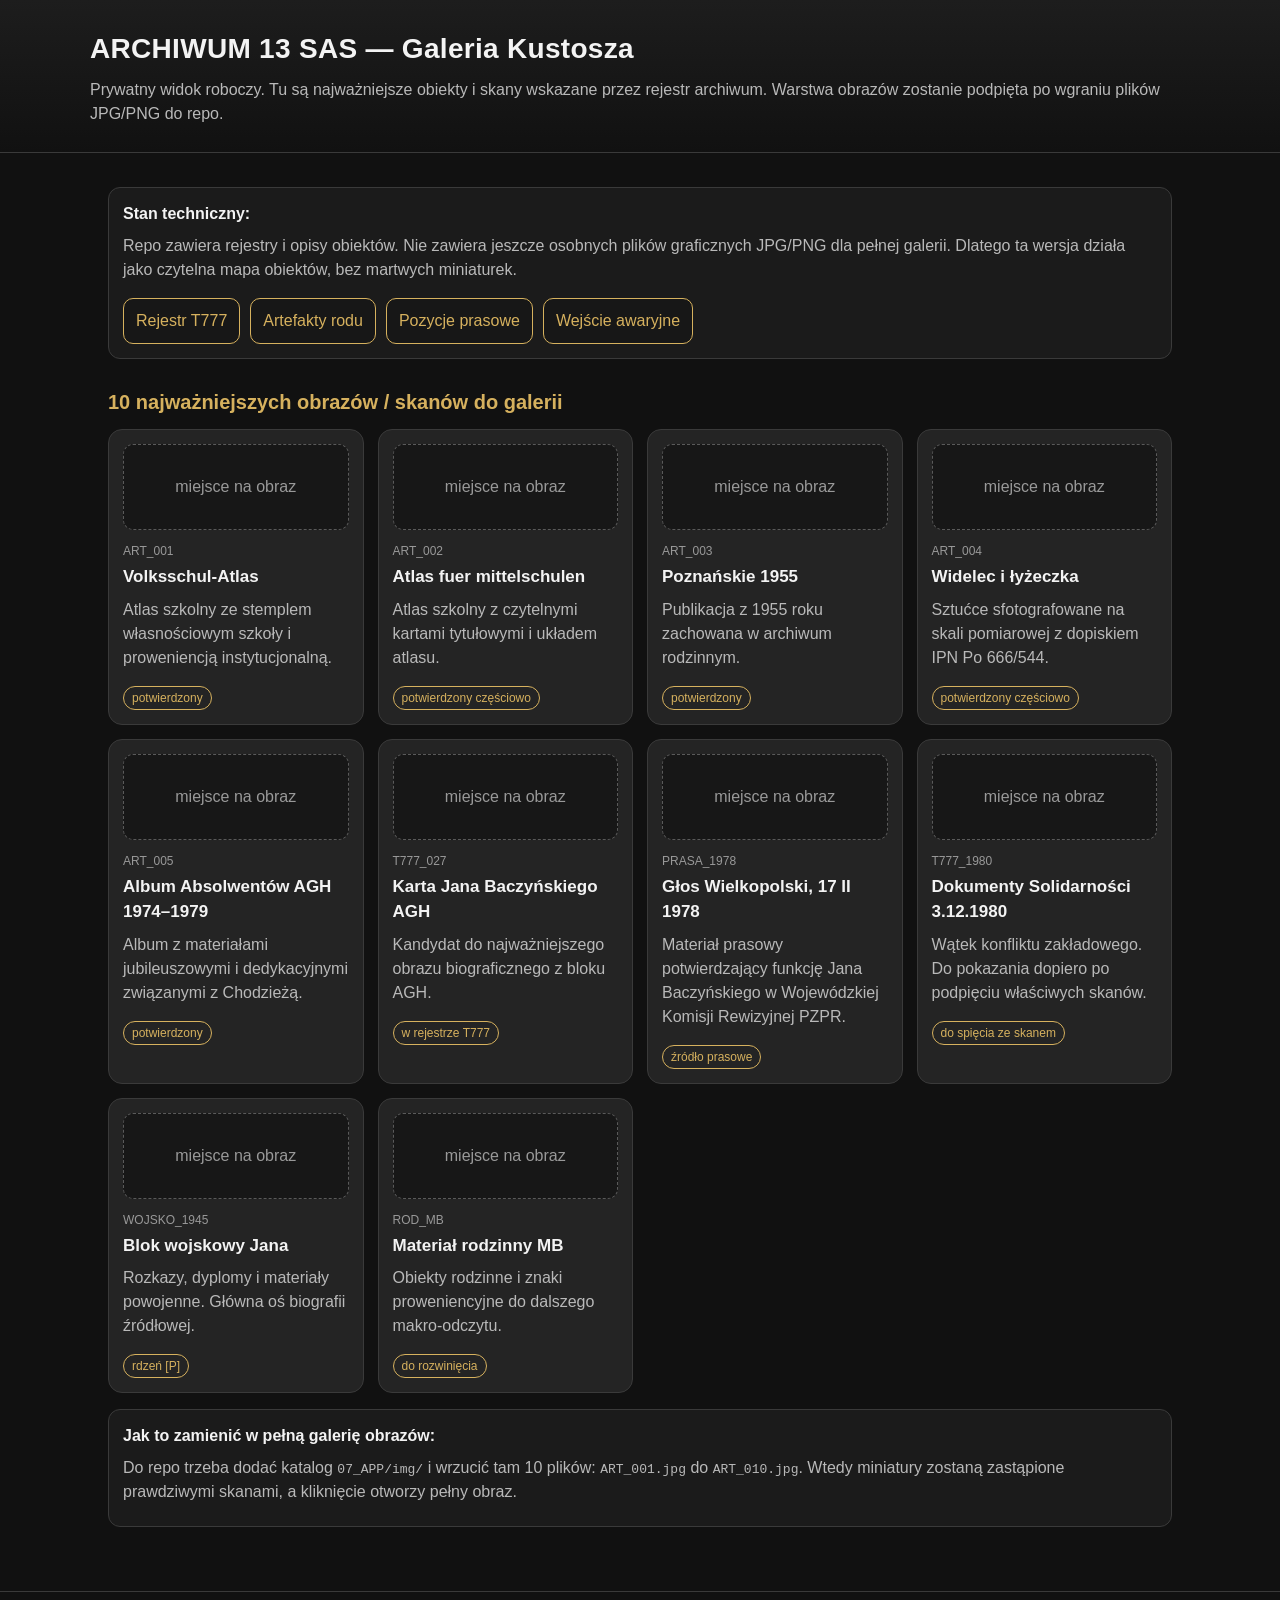
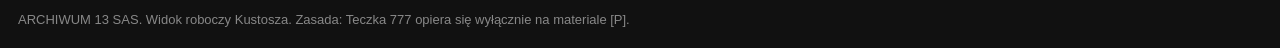
<file: 07_APP/galeria_kustosza.html>
<!doctype html>
<html lang="pl">
<head>
  <meta charset="utf-8">
  <meta name="viewport" content="width=device-width, initial-scale=1">
  <title>ARCHIWUM 13 SAS — Galeria Kustosza</title>
  <style>
    :root { --bg:#111; --panel:#1b1b1b; --card:#242424; --text:#f3f3f3; --muted:#b9b9b9; --line:#3a3a3a; --accent:#d6b15e; }
    * { box-sizing:border-box; }
    body { margin:0; font-family:Arial, Helvetica, sans-serif; background:var(--bg); color:var(--text); line-height:1.5; }
    header { padding:28px 18px 18px; border-bottom:1px solid var(--line); background:linear-gradient(180deg,#1d1d1d,#111); }
    main { max-width:1100px; margin:0 auto; padding:18px; }
    h1 { margin:0 0 8px; font-size:28px; letter-spacing:.3px; }
    h2 { margin:28px 0 12px; font-size:20px; color:var(--accent); }
    p { color:var(--muted); margin:8px 0; }
    a { color:var(--accent); text-decoration:none; }
    a:hover { text-decoration:underline; }
    .top { max-width:1100px; margin:0 auto; }
    .notice { border:1px solid var(--line); background:var(--panel); padding:14px; border-radius:12px; margin:16px 0; }
    .grid { display:grid; grid-template-columns:repeat(auto-fit,minmax(240px,1fr)); gap:14px; }
    .card { background:var(--card); border:1px solid var(--line); border-radius:14px; padding:14px; min-height:180px; }
    .thumb { height:86px; border-radius:10px; border:1px dashed #5a5a5a; display:flex; align-items:center; justify-content:center; color:#999; margin-bottom:12px; background:#171717; text-align:center; padding:8px; }
    .id { font-size:12px; color:#999; margin-bottom:4px; }
    .title { font-size:17px; font-weight:bold; margin-bottom:8px; }
    .status { display:inline-block; padding:2px 8px; border:1px solid var(--accent); color:var(--accent); border-radius:999px; font-size:12px; margin-top:8px; }
    .links { display:flex; flex-wrap:wrap; gap:10px; margin-top:16px; }
    .button { display:inline-block; border:1px solid var(--accent); padding:10px 12px; border-radius:10px; background:#171717; }
    footer { border-top:1px solid var(--line); padding:18px; color:#888; margin-top:30px; font-size:13px; }
  </style>
</head>
<body>
<header>
  <div class="top">
    <h1>ARCHIWUM 13 SAS — Galeria Kustosza</h1>
    <p>Prywatny widok roboczy. Tu są najważniejsze obiekty i skany wskazane przez rejestr archiwum. Warstwa obrazów zostanie podpięta po wgraniu plików JPG/PNG do repo.</p>
  </div>
</header>
<main>
  <section class="notice">
    <strong>Stan techniczny:</strong>
    <p>Repo zawiera rejestry i opisy obiektów. Nie zawiera jeszcze osobnych plików graficznych JPG/PNG dla pełnej galerii. Dlatego ta wersja działa jako czytelna mapa obiektów, bez martwych miniaturek.</p>
    <div class="links">
      <a class="button" href="../05_T777/rejestr_t777.csv">Rejestr T777</a>
      <a class="button" href="../06_NOTATKI/ARTEFAKTY_RODU.csv">Artefakty rodu</a>
      <a class="button" href="../02_I/pozycje_prasowe.csv">Pozycje prasowe</a>
      <a class="button" href="./KUSTOSZ_START_AWARYJNY.md">Wejście awaryjne</a>
    </div>
  </section>

  <h2>10 najważniejszych obrazów / skanów do galerii</h2>
  <div class="grid">
    <article class="card"><div class="thumb">miejsce na obraz</div><div class="id">ART_001</div><div class="title">Volksschul-Atlas</div><p>Atlas szkolny ze stemplem własnościowym szkoły i proweniencją instytucjonalną.</p><span class="status">potwierdzony</span></article>
    <article class="card"><div class="thumb">miejsce na obraz</div><div class="id">ART_002</div><div class="title">Atlas fuer mittelschulen</div><p>Atlas szkolny z czytelnymi kartami tytułowymi i układem atlasu.</p><span class="status">potwierdzony częściowo</span></article>
    <article class="card"><div class="thumb">miejsce na obraz</div><div class="id">ART_003</div><div class="title">Poznańskie 1955</div><p>Publikacja z 1955 roku zachowana w archiwum rodzinnym.</p><span class="status">potwierdzony</span></article>
    <article class="card"><div class="thumb">miejsce na obraz</div><div class="id">ART_004</div><div class="title">Widelec i łyżeczka</div><p>Sztućce sfotografowane na skali pomiarowej z dopiskiem IPN Po 666/544.</p><span class="status">potwierdzony częściowo</span></article>
    <article class="card"><div class="thumb">miejsce na obraz</div><div class="id">ART_005</div><div class="title">Album Absolwentów AGH 1974–1979</div><p>Album z materiałami jubileuszowymi i dedykacyjnymi związanymi z Chodzieżą.</p><span class="status">potwierdzony</span></article>
    <article class="card"><div class="thumb">miejsce na obraz</div><div class="id">T777_027</div><div class="title">Karta Jana Baczyńskiego AGH</div><p>Kandydat do najważniejszego obrazu biograficznego z bloku AGH.</p><span class="status">w rejestrze T777</span></article>
    <article class="card"><div class="thumb">miejsce na obraz</div><div class="id">PRASA_1978</div><div class="title">Głos Wielkopolski, 17 II 1978</div><p>Materiał prasowy potwierdzający funkcję Jana Baczyńskiego w Wojewódzkiej Komisji Rewizyjnej PZPR.</p><span class="status">źródło prasowe</span></article>
    <article class="card"><div class="thumb">miejsce na obraz</div><div class="id">T777_1980</div><div class="title">Dokumenty Solidarności 3.12.1980</div><p>Wątek konfliktu zakładowego. Do pokazania dopiero po podpięciu właściwych skanów.</p><span class="status">do spięcia ze skanem</span></article>
    <article class="card"><div class="thumb">miejsce na obraz</div><div class="id">WOJSKO_1945</div><div class="title">Blok wojskowy Jana</div><p>Rozkazy, dyplomy i materiały powojenne. Główna oś biografii źródłowej.</p><span class="status">rdzeń [P]</span></article>
    <article class="card"><div class="thumb">miejsce na obraz</div><div class="id">ROD_MB</div><div class="title">Materiał rodzinny MB</div><p>Obiekty rodzinne i znaki proweniencyjne do dalszego makro-odczytu.</p><span class="status">do rozwinięcia</span></article>
  </div>

  <section class="notice">
    <strong>Jak to zamienić w pełną galerię obrazów:</strong>
    <p>Do repo trzeba dodać katalog <code>07_APP/img/</code> i wrzucić tam 10 plików: <code>ART_001.jpg</code> do <code>ART_010.jpg</code>. Wtedy miniatury zostaną zastąpione prawdziwymi skanami, a kliknięcie otworzy pełny obraz.</p>
  </section>
</main>
<footer>
  ARCHIWUM 13 SAS. Widok roboczy Kustosza. Zasada: Teczka 777 opiera się wyłącznie na materiale [P].
</footer>
</body>
</html>
</file>
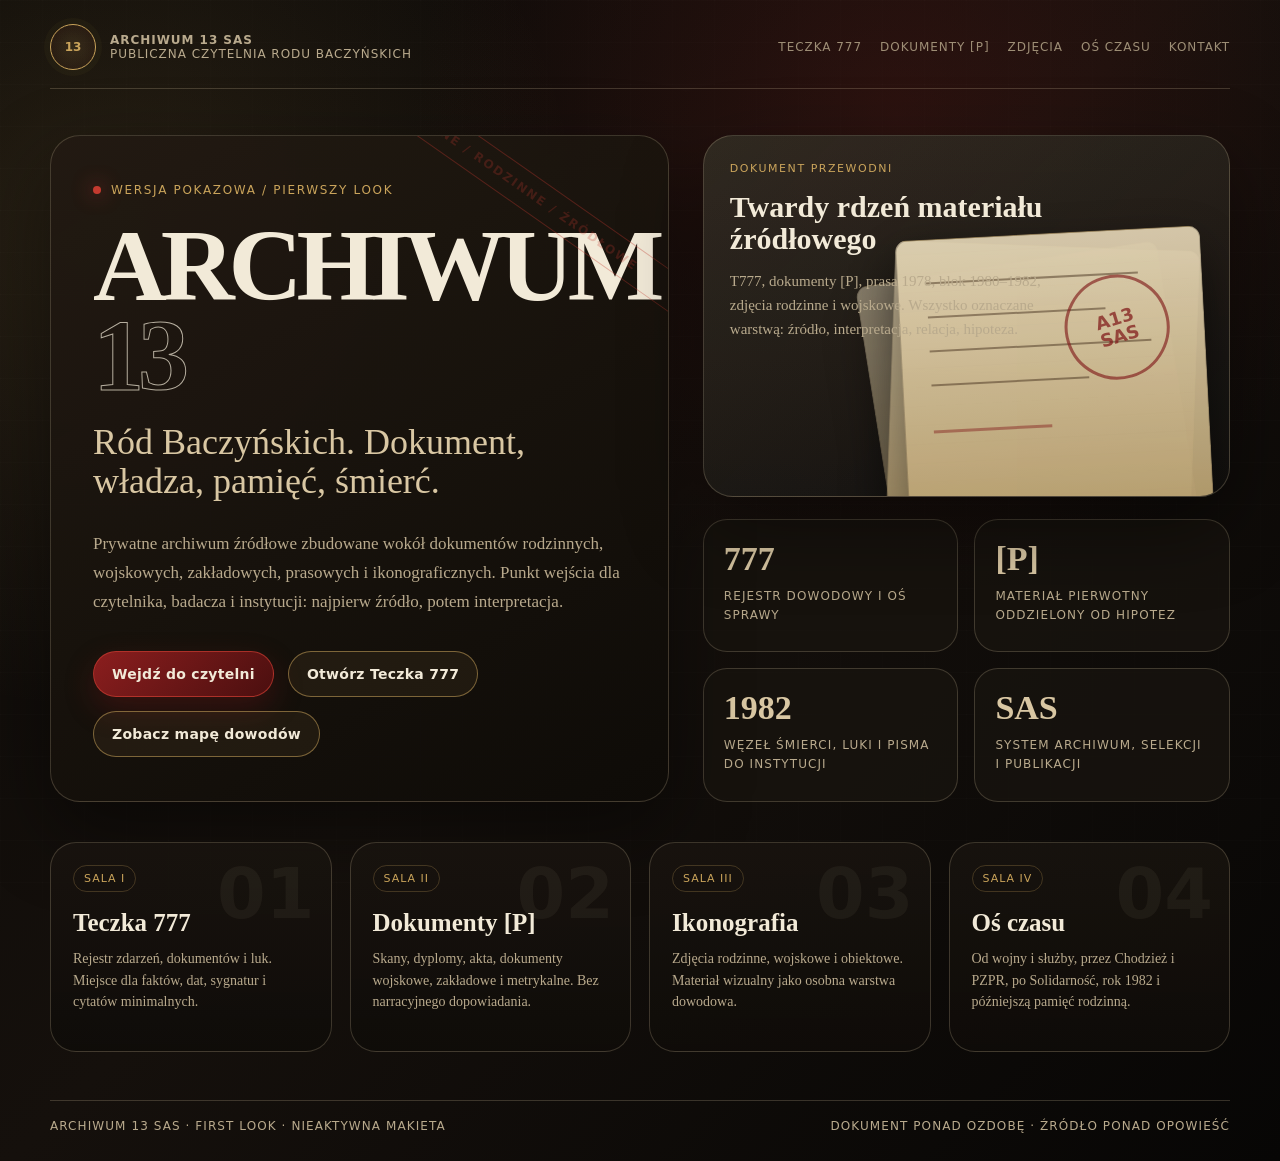
<file: 07_APP_PUBLIC/first-look.html>
<!doctype html>
<html lang="pl">
<head>
  <meta charset="utf-8" />
  <meta name="viewport" content="width=device-width, initial-scale=1" />
  <title>ARCHIWUM 13 SAS — First Look</title>
  <style>
    :root{
      --bg:#0f0d0a;
      --panel:#19140f;
      --panel2:#221a12;
      --paper:#d9c7a3;
      --paper2:#b89b62;
      --ink:#f2ead8;
      --muted:#b9aa8d;
      --line:rgba(217,199,163,.22);
      --red:#8b1e1e;
      --red2:#c43a2f;
      --gold:#caa45b;
      --green:#6e8b5e;
      --shadow: 0 30px 80px rgba(0,0,0,.45);
    }
    *{box-sizing:border-box}
    body{
      margin:0;
      background:
        radial-gradient(circle at 70% 10%, rgba(139,30,30,.20), transparent 35%),
        radial-gradient(circle at 8% 20%, rgba(202,164,91,.14), transparent 32%),
        linear-gradient(135deg, #0b0907 0%, #15100c 48%, #070605 100%);
      color:var(--ink);
      font-family: ui-serif, Georgia, "Times New Roman", serif;
      min-height:100vh;
      overflow-x:hidden;
    }
    body:before{
      content:"";
      position:fixed;
      inset:0;
      background-image:
        linear-gradient(rgba(255,255,255,.025) 1px, transparent 1px),
        linear-gradient(90deg, rgba(255,255,255,.018) 1px, transparent 1px);
      background-size: 42px 42px;
      pointer-events:none;
      opacity:.55;
    }
    .wrap{
      width:min(1180px, calc(100% - 32px));
      margin:0 auto;
      position:relative;
      z-index:1;
    }
    header{
      display:flex;
      align-items:center;
      justify-content:space-between;
      padding:24px 0 18px;
      border-bottom:1px solid var(--line);
      color:var(--muted);
      font-family: ui-sans-serif, system-ui, -apple-system, Segoe UI, sans-serif;
      letter-spacing:.08em;
      text-transform:uppercase;
      font-size:12px;
    }
    .brand{
      display:flex;
      gap:14px;
      align-items:center;
    }
    .seal{
      width:46px;
      height:46px;
      border:1px solid var(--gold);
      border-radius:50%;
      display:grid;
      place-items:center;
      color:var(--gold);
      background:radial-gradient(circle, rgba(202,164,91,.15), rgba(139,30,30,.08));
      box-shadow:0 0 0 6px rgba(202,164,91,.04);
      font-weight:800;
      letter-spacing:0;
    }
    nav{
      display:flex;
      gap:18px;
      flex-wrap:wrap;
      justify-content:flex-end;
    }
    nav span{
      opacity:.82;
    }
    .hero{
      min-height:650px;
      display:grid;
      grid-template-columns: 1.08fr .92fr;
      gap:34px;
      align-items:stretch;
      padding:46px 0 34px;
    }
    .hero-left{
      padding:44px 42px;
      border:1px solid var(--line);
      background:
        linear-gradient(150deg, rgba(34,26,18,.94), rgba(14,11,8,.92)),
        repeating-linear-gradient(90deg, rgba(255,255,255,.025) 0 1px, transparent 1px 9px);
      box-shadow:var(--shadow);
      position:relative;
      overflow:hidden;
      border-radius:30px;
    }
    .hero-left:after{
      content:"TAJNE / RODZINNE / ŹRÓDŁOWE";
      position:absolute;
      right:-64px;
      top:38px;
      transform:rotate(35deg);
      color:rgba(196,58,47,.25);
      border:1px solid rgba(196,58,47,.35);
      padding:10px 70px;
      font-family:ui-sans-serif, system-ui, sans-serif;
      font-weight:900;
      letter-spacing:.16em;
      font-size:12px;
    }
    .kicker{
      display:inline-flex;
      align-items:center;
      gap:10px;
      color:var(--gold);
      font-family:ui-sans-serif, system-ui, sans-serif;
      letter-spacing:.14em;
      text-transform:uppercase;
      font-size:12px;
      margin-bottom:24px;
    }
    .dot{width:8px;height:8px;border-radius:50%;background:var(--red2);box-shadow:0 0 20px var(--red2)}
    h1{
      font-size: clamp(54px, 8vw, 108px);
      line-height:.88;
      margin:0 0 22px;
      letter-spacing:-.06em;
      text-transform:uppercase;
    }
    h1 span{
      color:transparent;
      -webkit-text-stroke:1px rgba(242,234,216,.72);
      text-shadow:none;
    }
    .subtitle{
      font-size: clamp(22px, 3vw, 36px);
      line-height:1.08;
      color:var(--paper);
      max-width:720px;
      margin:0 0 28px;
    }
    .lead{
      max-width:650px;
      color:var(--muted);
      font-size:17px;
      line-height:1.72;
      margin:0 0 34px;
    }
    .cta-row{
      display:flex;
      gap:14px;
      flex-wrap:wrap;
      margin-top:12px;
      font-family:ui-sans-serif, system-ui, sans-serif;
    }
    .btn{
      border:1px solid rgba(202,164,91,.55);
      padding:14px 18px;
      border-radius:999px;
      color:var(--ink);
      text-decoration:none;
      background:rgba(202,164,91,.08);
      font-weight:700;
      font-size:14px;
      letter-spacing:.02em;
    }
    .btn.primary{
      background:linear-gradient(135deg, var(--red), #4b0f0f);
      border-color:rgba(196,58,47,.75);
      box-shadow:0 12px 30px rgba(139,30,30,.28);
    }
    .hero-right{
      display:grid;
      grid-template-rows: 1fr .78fr;
      gap:22px;
    }
    .evidence-card{
      position:relative;
      padding:26px;
      border:1px solid var(--line);
      border-radius:30px;
      background:
        linear-gradient(135deg, rgba(217,199,163,.12), rgba(255,255,255,.03)),
        linear-gradient(180deg, rgba(25,20,15,.94), rgba(10,8,6,.96));
      box-shadow:var(--shadow);
      overflow:hidden;
    }
    .document-stack{
      position:absolute;
      right:22px;
      bottom:-18px;
      width:58%;
      height:78%;
      transform:rotate(-2deg);
      opacity:.92;
    }
    .doc{
      position:absolute;
      inset:0;
      border-radius:12px;
      border:1px solid rgba(34,26,18,.25);
      background:
        linear-gradient(180deg, rgba(238,223,190,.95), rgba(198,172,120,.94)),
        repeating-linear-gradient(0deg, transparent 0 18px, rgba(42,29,16,.14) 18px 19px);
      box-shadow:0 20px 50px rgba(0,0,0,.42);
    }
    .doc:nth-child(1){transform:translate(-28px, 28px) rotate(-7deg); opacity:.56}
    .doc:nth-child(2){transform:translate(-12px, 12px) rotate(4deg); opacity:.72}
    .doc:nth-child(3){transform:translate(0, 0) rotate(-1deg)}
    .doc-lines{
      position:absolute;
      inset:42px 28px;
      background:
        linear-gradient(#3b2412 0 0) 0 0/86% 2px no-repeat,
        linear-gradient(#3b2412 0 0) 0 34px/72% 2px no-repeat,
        linear-gradient(#3b2412 0 0) 0 68px/90% 2px no-repeat,
        linear-gradient(#3b2412 0 0) 0 102px/64% 2px no-repeat,
        linear-gradient(#8b1e1e 0 0) 0 148px/48% 3px no-repeat;
      opacity:.45;
    }
    .stamp{
      position:absolute;
      right:34px;
      top:44px;
      width:105px;
      height:105px;
      border:3px solid rgba(139,30,30,.65);
      border-radius:50%;
      display:grid;
      place-items:center;
      color:rgba(139,30,30,.75);
      font:900 18px ui-sans-serif, system-ui;
      transform:rotate(-14deg);
      text-align:center;
      line-height:.95;
    }
    .card-label{
      color:var(--gold);
      font-family:ui-sans-serif, system-ui, sans-serif;
      text-transform:uppercase;
      letter-spacing:.14em;
      font-size:11px;
      margin-bottom:16px;
      position:relative;
      z-index:2;
    }
    .card-title{
      font-size:30px;
      line-height:1.05;
      margin:0;
      max-width:330px;
      position:relative;
      z-index:2;
    }
    .card-text{
      color:var(--muted);
      max-width:330px;
      line-height:1.6;
      font-size:15px;
      position:relative;
      z-index:2;
    }
    .stats{
      display:grid;
      grid-template-columns: repeat(2, 1fr);
      gap:16px;
    }
    .stat{
      border:1px solid var(--line);
      border-radius:24px;
      background:rgba(25,20,15,.75);
      padding:20px;
      min-height:132px;
    }
    .stat strong{
      display:block;
      font-size:34px;
      color:var(--paper);
      margin-bottom:8px;
    }
    .stat span{
      font: 12px ui-sans-serif, system-ui;
      color:var(--muted);
      text-transform:uppercase;
      letter-spacing:.09em;
      line-height:1.5;
    }
    .rooms{
      padding:6px 0 48px;
      display:grid;
      grid-template-columns: repeat(4, 1fr);
      gap:18px;
    }
    .room{
      border:1px solid var(--line);
      background:linear-gradient(180deg, rgba(25,20,15,.86), rgba(15,12,9,.92));
      border-radius:26px;
      padding:22px;
      min-height:210px;
      position:relative;
      overflow:hidden;
    }
    .room:before{
      content:attr(data-no);
      position:absolute;
      right:16px;
      top:10px;
      font-size:70px;
      color:rgba(217,199,163,.06);
      font-weight:900;
      font-family:ui-sans-serif, system-ui, sans-serif;
    }
    .room .tag{
      display:inline-block;
      color:var(--gold);
      border:1px solid rgba(202,164,91,.25);
      border-radius:999px;
      padding:6px 10px;
      font: 11px ui-sans-serif, system-ui;
      letter-spacing:.09em;
      text-transform:uppercase;
      margin-bottom:18px;
    }
    .room h3{
      font-size:25px;
      margin:0 0 12px;
      line-height:1.05;
    }
    .room p{
      color:var(--muted);
      line-height:1.55;
      margin:0;
      font-size:14px;
    }
    .bottom-strip{
      border-top:1px solid var(--line);
      padding:18px 0 28px;
      display:flex;
      justify-content:space-between;
      gap:20px;
      color:var(--muted);
      font:12px ui-sans-serif, system-ui;
      text-transform:uppercase;
      letter-spacing:.09em;
    }
    .mobile-note{
      display:none;
      color:var(--paper);
      background:rgba(139,30,30,.25);
      border:1px solid rgba(196,58,47,.25);
      padding:12px 14px;
      border-radius:16px;
      margin:0 0 18px;
      font:13px ui-sans-serif, system-ui;
    }
    @media (max-width: 920px){
      header{align-items:flex-start;gap:18px}
      nav{display:none}
      .hero{grid-template-columns:1fr; min-height:auto; padding-top:24px}
      .hero-left{padding:30px 24px}
      .hero-right{grid-template-rows:auto}
      .rooms{grid-template-columns:1fr 1fr}
      .mobile-note{display:block}
      .document-stack{width:50%; height:70%; opacity:.55}
    }
    @media (max-width: 600px){
      .wrap{width:min(100% - 22px, 1180px)}
      .rooms{grid-template-columns:1fr}
      .stats{grid-template-columns:1fr 1fr}
      .stat{min-height:110px;padding:16px}
      .stat strong{font-size:28px}
      h1{font-size:52px}
      .subtitle{font-size:22px}
      .bottom-strip{display:block; line-height:1.8}
      .hero-left:after{display:none}
      .document-stack{display:none}
    }
  </style>
</head>
<body>
  <div class="wrap">
    <header>
      <div class="brand">
        <div class="seal">13</div>
        <div>
          <strong>ARCHIWUM 13 SAS</strong><br>
          <span>publiczna czytelnia rodu Baczyńskich</span>
        </div>
      </div>
      <nav>
        <span>Teczka 777</span>
        <span>Dokumenty [P]</span>
        <span>Zdjęcia</span>
        <span>Oś czasu</span>
        <span>Kontakt</span>
      </nav>
    </header>

    <main class="hero">
      <section class="hero-left">
        <div class="mobile-note">Makieta pierwszego wyglądu. Przyciski są celowo nieaktywne.</div>
        <div class="kicker"><span class="dot"></span> Wersja pokazowa / pierwszy look</div>
        <h1>ARCHIWUM <span>13</span></h1>
        <p class="subtitle">Ród Baczyńskich. Dokument, władza, pamięć, śmierć.</p>
        <p class="lead">
          Prywatne archiwum źródłowe zbudowane wokół dokumentów rodzinnych, wojskowych,
          zakładowych, prasowych i ikonograficznych. Punkt wejścia dla czytelnika,
          badacza i instytucji: najpierw źródło, potem interpretacja.
        </p>
        <div class="cta-row">
          <a class="btn primary" href="#">Wejdź do czytelni</a>
          <a class="btn" href="#">Otwórz Teczka 777</a>
          <a class="btn" href="#">Zobacz mapę dowodów</a>
        </div>
      </section>

      <aside class="hero-right">
        <section class="evidence-card">
          <div class="card-label">Dokument przewodni</div>
          <h2 class="card-title">Twardy rdzeń materiału źródłowego</h2>
          <p class="card-text">
            T777, dokumenty [P], prasa 1978, blok 1980–1982, zdjęcia rodzinne i wojskowe.
            Wszystko oznaczane warstwą: źródło, interpretacja, relacja, hipoteza.
          </p>
          <div class="document-stack" aria-hidden="true">
            <div class="doc"></div>
            <div class="doc"></div>
            <div class="doc">
              <div class="doc-lines"></div>
              <div class="stamp">A13<br>SAS</div>
            </div>
          </div>
        </section>

        <section class="stats">
          <div class="stat">
            <strong>777</strong>
            <span>rejestr dowodowy i oś sprawy</span>
          </div>
          <div class="stat">
            <strong>[P]</strong>
            <span>materiał pierwotny oddzielony od hipotez</span>
          </div>
          <div class="stat">
            <strong>1982</strong>
            <span>węzeł śmierci, luki i pisma do instytucji</span>
          </div>
          <div class="stat">
            <strong>SAS</strong>
            <span>system archiwum, selekcji i publikacji</span>
          </div>
        </section>
      </aside>
    </main>

    <section class="rooms">
      <article class="room" data-no="01">
        <span class="tag">Sala I</span>
        <h3>Teczka 777</h3>
        <p>Rejestr zdarzeń, dokumentów i luk. Miejsce dla faktów, dat, sygnatur i cytatów minimalnych.</p>
      </article>
      <article class="room" data-no="02">
        <span class="tag">Sala II</span>
        <h3>Dokumenty [P]</h3>
        <p>Skany, dyplomy, akta, dokumenty wojskowe, zakładowe i metrykalne. Bez narracyjnego dopowiadania.</p>
      </article>
      <article class="room" data-no="03">
        <span class="tag">Sala III</span>
        <h3>Ikonografia</h3>
        <p>Zdjęcia rodzinne, wojskowe i obiektowe. Materiał wizualny jako osobna warstwa dowodowa.</p>
      </article>
      <article class="room" data-no="04">
        <span class="tag">Sala IV</span>
        <h3>Oś czasu</h3>
        <p>Od wojny i służby, przez Chodzież i PZPR, po Solidarność, rok 1982 i późniejszą pamięć rodzinną.</p>
      </article>
    </section>

    <footer class="bottom-strip">
      <div>ARCHIWUM 13 SAS · FIRST LOOK · NIEAKTYWNA MAKIETA</div>
      <div>Dokument ponad ozdobę · źródło ponad opowieść</div>
    </footer>
  </div>
</body>
</html>
</file>
